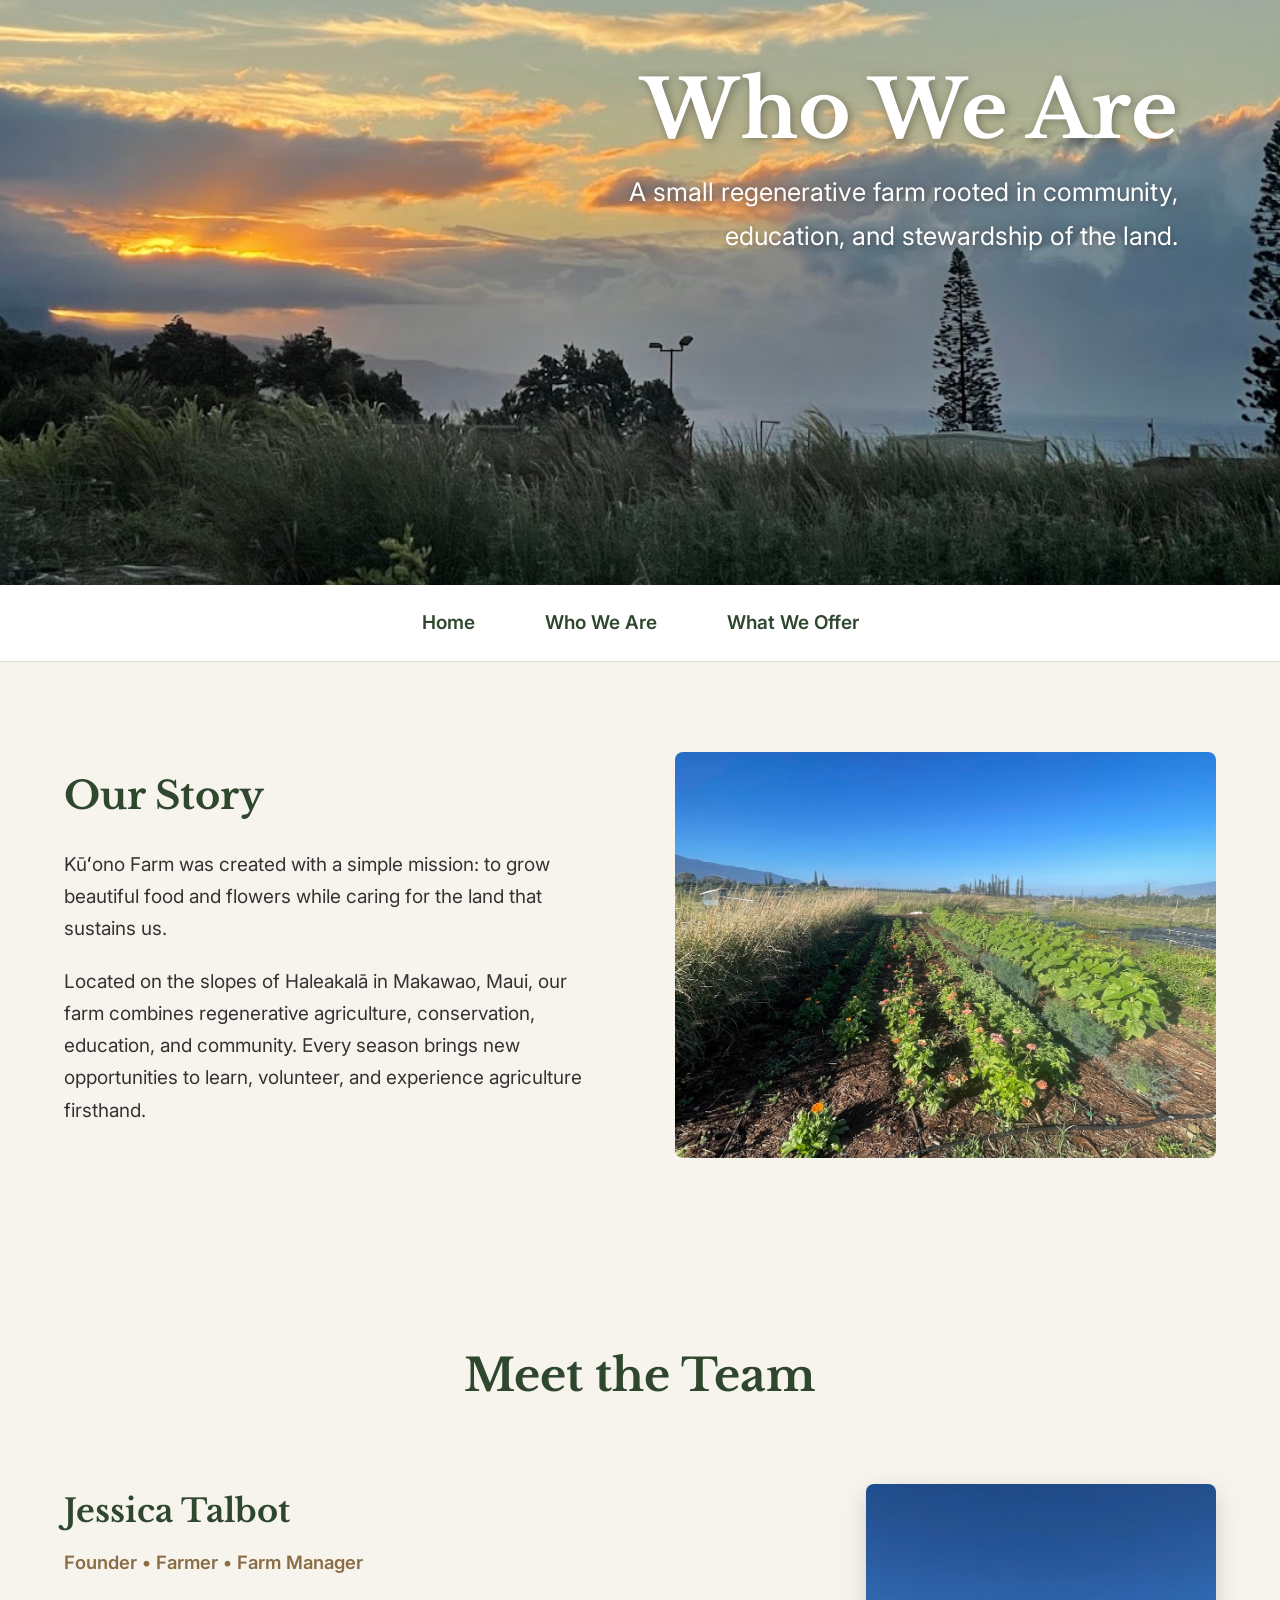
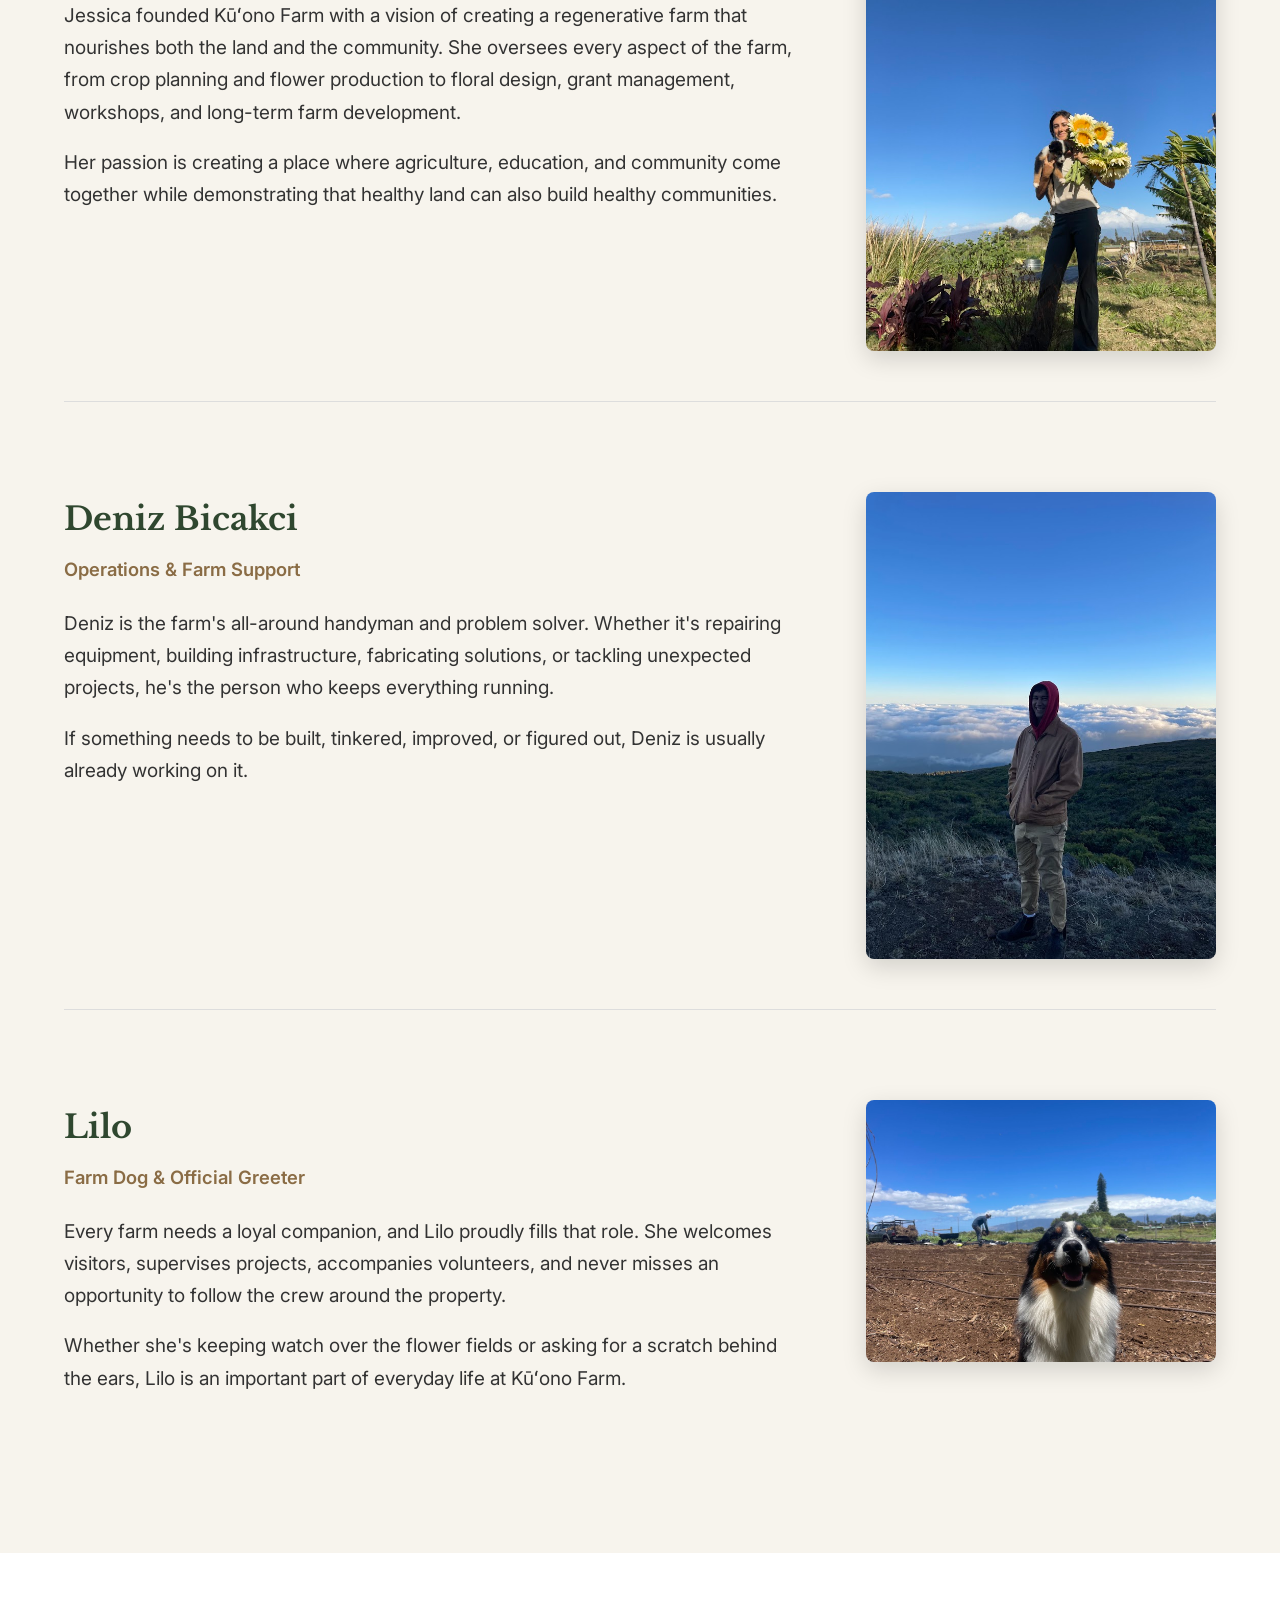
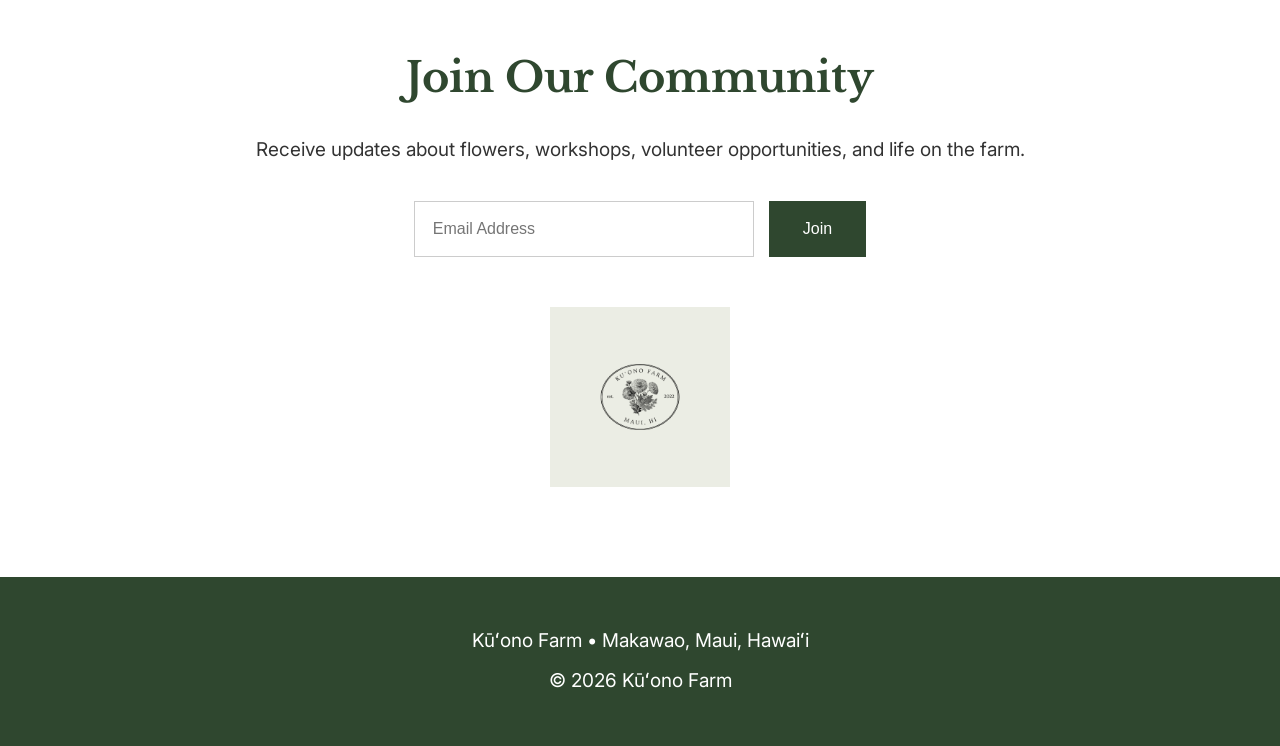
<file: who-we-are.html>
<!DOCTYPE html>
<html lang="en">

<head>

    <meta charset="UTF-8">

    <meta name="viewport" content="width=device-width, initial-scale=1.0">

    <title>Who We Are | Kūʻono Farm</title>

    <link rel="stylesheet" href="style.css">

    <link rel="preconnect" href="https://fonts.googleapis.com">

    <link rel="preconnect" href="https://fonts.gstatic.com" crossorigin>

    <link href="https://fonts.googleapis.com/css2?family=Libre+Baskerville:wght@400;700&family=Inter:wght@400;500;600&display=swap"
          rel="stylesheet">

</head>

<body>

<header class="hero">

    <img src="images/sunset-west.jpg"
         alt="Kūʻono Farm"
         class="hero-image">

    <div class="hero-text">

        <h1>Who We Are</h1>

        <p>

            A small regenerative farm rooted in community,
            education, and stewardship of the land.

        </p>

    </div>

</header>



<nav class="main-nav">

    <a href="index.html">Home</a>

    <a href="who-we-are.html">Who We Are</a>

    <a href="products.html">What We Offer</a>

</nav>



<main>



<section class="story">

    <div class="content feature-grid">

        <div class="feature-text">

            <h2>Our Story</h2>

            <p>

                Kūʻono Farm was created with a simple mission:
                to grow beautiful food and flowers while caring
                for the land that sustains us.

            </p>

            <p>

                Located on the slopes of Haleakalā in Makawao,
                Maui, our farm combines regenerative agriculture,
                conservation, education, and community.
                Every season brings new opportunities to learn,
                volunteer, and experience agriculture firsthand.

            </p>

        </div>

        <div class="feature-image">

            <img src="images/flower-farm.jpg"
                 alt="Flower Farm">

        </div>

    </div>

</section>



<section class="team">

    <div class="content">

        <h2>Meet the Team</h2>



        <!-- Jessica -->

        <article class="team-member">

            <div class="team-info">

                <h3>Jessica Talbot</h3>

                <h4>Founder • Farmer • Farm Manager</h4>

                <p>

                    Jessica founded Kūʻono Farm with a vision of
                    creating a regenerative farm that nourishes
                    both the land and the community.
                    She oversees every aspect of the farm,
                    from crop planning and flower production
                    to floral design, grant management,
                    workshops, and long-term farm development.

                </p>

                <p>

                    Her passion is creating a place where
                    agriculture, education, and community
                    come together while demonstrating that
                    healthy land can also build healthy communities.

                </p>

            </div>

            <div class="team-photo">

                <img src="images/jess.JPG"
                     alt="Jessica Talbot">

            </div>

        </article>



        <!-- Deniz -->

        <article class="team-member">

            <div class="team-info">

                <h3>Deniz Bicakci</h3>

                <h4>Operations & Farm Support</h4>

                <p>

                    Deniz is the farm's all-around handyman
                    and problem solver.
                    Whether it's repairing equipment,
                    building infrastructure,
                    fabricating solutions,
                    or tackling unexpected projects,
                    he's the person who keeps everything running.

                </p>

                <p>

                    If something needs to be built,
                    tinkered,
                    improved,
                    or figured out,
                    Deniz is usually already working on it.

                </p>

            </div>

            <div class="team-photo">

                <img src="images/deniz.jpg"
                     alt="Deniz Bicakci">

            </div>

        </article>



        <!-- Lilo -->

        <article class="team-member">

            <div class="team-info">

                <h3>Lilo</h3>

                <h4>Farm Dog & Official Greeter</h4>

                <p>

                    Every farm needs a loyal companion,
                    and Lilo proudly fills that role.
                    She welcomes visitors,
                    supervises projects,
                    accompanies volunteers,
                    and never misses an opportunity
                    to follow the crew around the property.

                </p>

                <p>

                    Whether she's keeping watch over the flower fields
                    or asking for a scratch behind the ears,
                    Lilo is an important part of everyday life
                    at Kūʻono Farm.

                </p>

            </div>

            <div class="team-photo">

                <img src="images/Lilo.jpg"
                     alt="Lilo">

            </div>

        </article>

    </div>

</section>



<section class="newsletter">

    <div class="content">

        <h2>

            Join Our Community

        </h2>

        <p>

            Receive updates about flowers,
            workshops,
            volunteer opportunities,
            and life on the farm.

        </p>

        <form class="newsletter-form">

            <input
                type="email"
                placeholder="Email Address">

            <button type="submit">

                Join

            </button>

        </form>

        <img
            src="images/logo.png"
            alt="Kūʻono Farm Logo"
            class="newsletter-logo">

    </div>

</section>



<footer>

    <div class="content">

        <p>

            Kūʻono Farm • Makawao, Maui, Hawaiʻi

        </p>

        <p>

            © 2026 Kūʻono Farm

        </p>

    </div>

</footer>

</main>

</body>

</html>
</file>
<file: style.css>
/* ==========================================
   KŪʻONO FARM
========================================== */

@import url('https://fonts.googleapis.com/css2?family=Libre+Baskerville:wght@400;700&family=Inter:wght@400;500;600&display=swap');


/* ---------- RESET ---------- */

*{
    margin:0;
    padding:0;
    box-sizing:border-box;
}

html{
    scroll-behavior:smooth;
}

body{

    font-family:'Inter',sans-serif;

    font-size:19px;

    line-height:1.7;

    color:#333;

    background:#F7F4ED;

}

img{

    display:block;

    max-width:100%;

}

a{

    text-decoration:none;

}

.content{

    width:90%;

    max-width:1200px;

    margin:auto;

}


/* ==========================================
   HERO
========================================== */

.hero{

    position:relative;

    width:100%;

    height:65vh;

    overflow:hidden;

}

.hero-image{

    width:100%;

    height:100%;

    object-fit:cover;

    object-position:center center 70%;

    display:block;

}

.hero-text{

    position:absolute;

    top:12%;

    right:8%;

    text-align:right;

    color:white;

    max-width:550px;

}

.hero-text h1{

    font-family:'Libre Baskerville',serif;

    font-size:5rem;

    line-height:1;

    margin-bottom:20px;

    text-shadow:2px 2px 10px rgba(0,0,0,.35);

}

.hero-text p{

    font-size:1.6rem;

    margin-bottom:12px;

    text-shadow:1px 1px 6px rgba(0,0,0,.35);

}

.hero-subtitle{

    font-size:1.2rem;

}

.button{

    display:inline-block;

    margin-top:20px;

    padding:16px 36px;

    border:2px solid white;

    color:white;

    font-weight:600;

    transition:.3s;

}

.button:hover{

    background:white;

    color:#2f472f;

}


/* ==========================================
   NAVIGATION
========================================== */

.main-nav{

    background:white;

    display:flex;

    justify-content:center;

    gap:70px;

    padding:22px;

    border-bottom:1px solid #ddd;

}

.main-nav a{

    color:#2f472f;

    font-weight:600;

}

.main-nav a:hover{

    color:#8a6c45;

}


/* ==========================================
   STORY
========================================== */

.story{

    padding:90px 0;

}

.story .content{

    display:grid;

    grid-template-columns:1fr 1fr;

    gap:70px;

    align-items:center;

}

.story h2{

    font-family:'Libre Baskerville',serif;

    font-size:2.6rem;

    margin-bottom:25px;

    color:#2f472f;

}

.story p{

    margin-bottom:20px;

}

.story-photo img{

    border-radius:8px;

}


/* ==========================================
   OFFERINGS
========================================== */

.offerings{

    padding:90px 0;

    background:white;

}

.offerings h2{

    text-align:center;

    font-family:'Libre Baskerville',serif;

    font-size:2.8rem;

    color:#2f472f;

    margin-bottom:50px;

}

.offer-grid{

    display:grid;

    grid-template-columns:repeat(3,1fr);

    gap:35px;

}

.offer-card{

    text-align:center;

}

.offer-card img{

    width:100%;

    aspect-ratio:4/3;

    object-fit:cover;

    border-radius:8px;

    margin-bottom:20px;

}

.offer-card h3{

    font-family:'Libre Baskerville',serif;

    color:#2f472f;

    margin-bottom:12px;

}


/* ==========================================
   FEATURE SECTIONS
========================================== */

.feature{

    padding:90px 0;

}

.feature-grid{

    display:grid;

    grid-template-columns:1fr 1fr;

    gap:60px;

    align-items:center;

}

.feature-grid.reverse{

    direction:rtl;

}

.feature-grid.reverse>*{

    direction:ltr;

}

.feature-image img{

    border-radius:8px;

}

.feature-text h2{

    font-family:'Libre Baskerville',serif;

    color:#2f472f;

    font-size:2.4rem;

    margin-bottom:20px;

}


/* ==========================================
   NEWSLETTER
========================================== */

.newsletter{

    padding:90px 0;

    text-align:center;

    background:white;

}

.newsletter h2{

    font-family:'Libre Baskerville',serif;

    font-size:2.6rem;

    color:#2f472f;

    margin-bottom:20px;

}

.newsletter p{

    margin-bottom:35px;

}

.newsletter-form{

    display:flex;

    justify-content:center;

    gap:15px;

    flex-wrap:wrap;

}

.newsletter input{

    width:340px;

    padding:18px;

    font-size:1rem;

    border:1px solid #ccc;

}

.newsletter button{

    padding:18px 34px;

    border:none;

    background:#2f472f;

    color:white;

    cursor:pointer;

    font-size:1rem;

}

.newsletter-logo{

    width:180px;

    margin:50px auto 0;

}


/* ==========================================
   FOOTER
========================================== */

footer{

    background:#2f472f;

    color:white;

    text-align:center;

    padding:40px 20px;

}

footer p{

    margin:8px 0;

}


/* ==========================================
   MOBILE
========================================== */

@media (max-width:900px){

.hero{

    height:65vh;

}

.hero-text{

    top:12%;

    right:6%;

    left:6%;

    text-align:center;

}

.hero-text h1{

    font-size:3rem;

}

.hero-text p{

    font-size:1.2rem;

}

.main-nav{

    flex-direction:column;

    gap:15px;

}

.story .content,
.feature-grid,
.offer-grid{

    grid-template-columns:1fr;

}
.feature-grid.reverse{

    display:flex;

    flex-direction:column;

}

.feature-grid.reverse .feature-image{

    order:1;

}

.feature-grid.reverse .feature-text{

    order:2;

}
.story,
.offerings,
.feature,
.newsletter{

    padding:60px 0;

}

.newsletter input{

    width:100%;

}

}

/* ==========================================
   MEET THE TEAM
========================================== */

.team{

    padding:90px 0;

}

.team h2{

    text-align:center;

    font-family:'Libre Baskerville', serif;

    font-size:2.8rem;

    color:#2f472f;

    margin-bottom:70px;

}

.team-member{

    display:grid;

    grid-template-columns:2fr 1fr;

    gap:60px;

    align-items:start;

    margin-bottom:90px;

    padding-bottom:50px;

    border-bottom:1px solid #ddd;

}

.team-member:last-child{

    border-bottom:none;

    margin-bottom:0;

}

.team-info h3{

    font-family:'Libre Baskerville', serif;

    font-size:2rem;

    color:#2f472f;

    margin-bottom:8px;

}

.team-info h4{

    font-size:1.15rem;

    color:#8a6c45;

    margin-bottom:22px;

    font-weight:600;

}

.team-info p{

    margin-bottom:18px;

}

.team-photo{

    display:flex;

    justify-content:flex-end;

    align-items:flex-start;

}

.team-photo img{

    width:100%;

    max-width:350px;

    border-radius:8px;

    box-shadow:0 8px 25px rgba(0,0,0,.15);

}


/* ---------- MOBILE ---------- */

@media (max-width:900px){

    .team-member{

        grid-template-columns:1fr;

        gap:30px;

    }

    .team-photo{

        justify-content:center;

    }

    .team-photo img{

        max-width:320px;

    }

}
</file>
